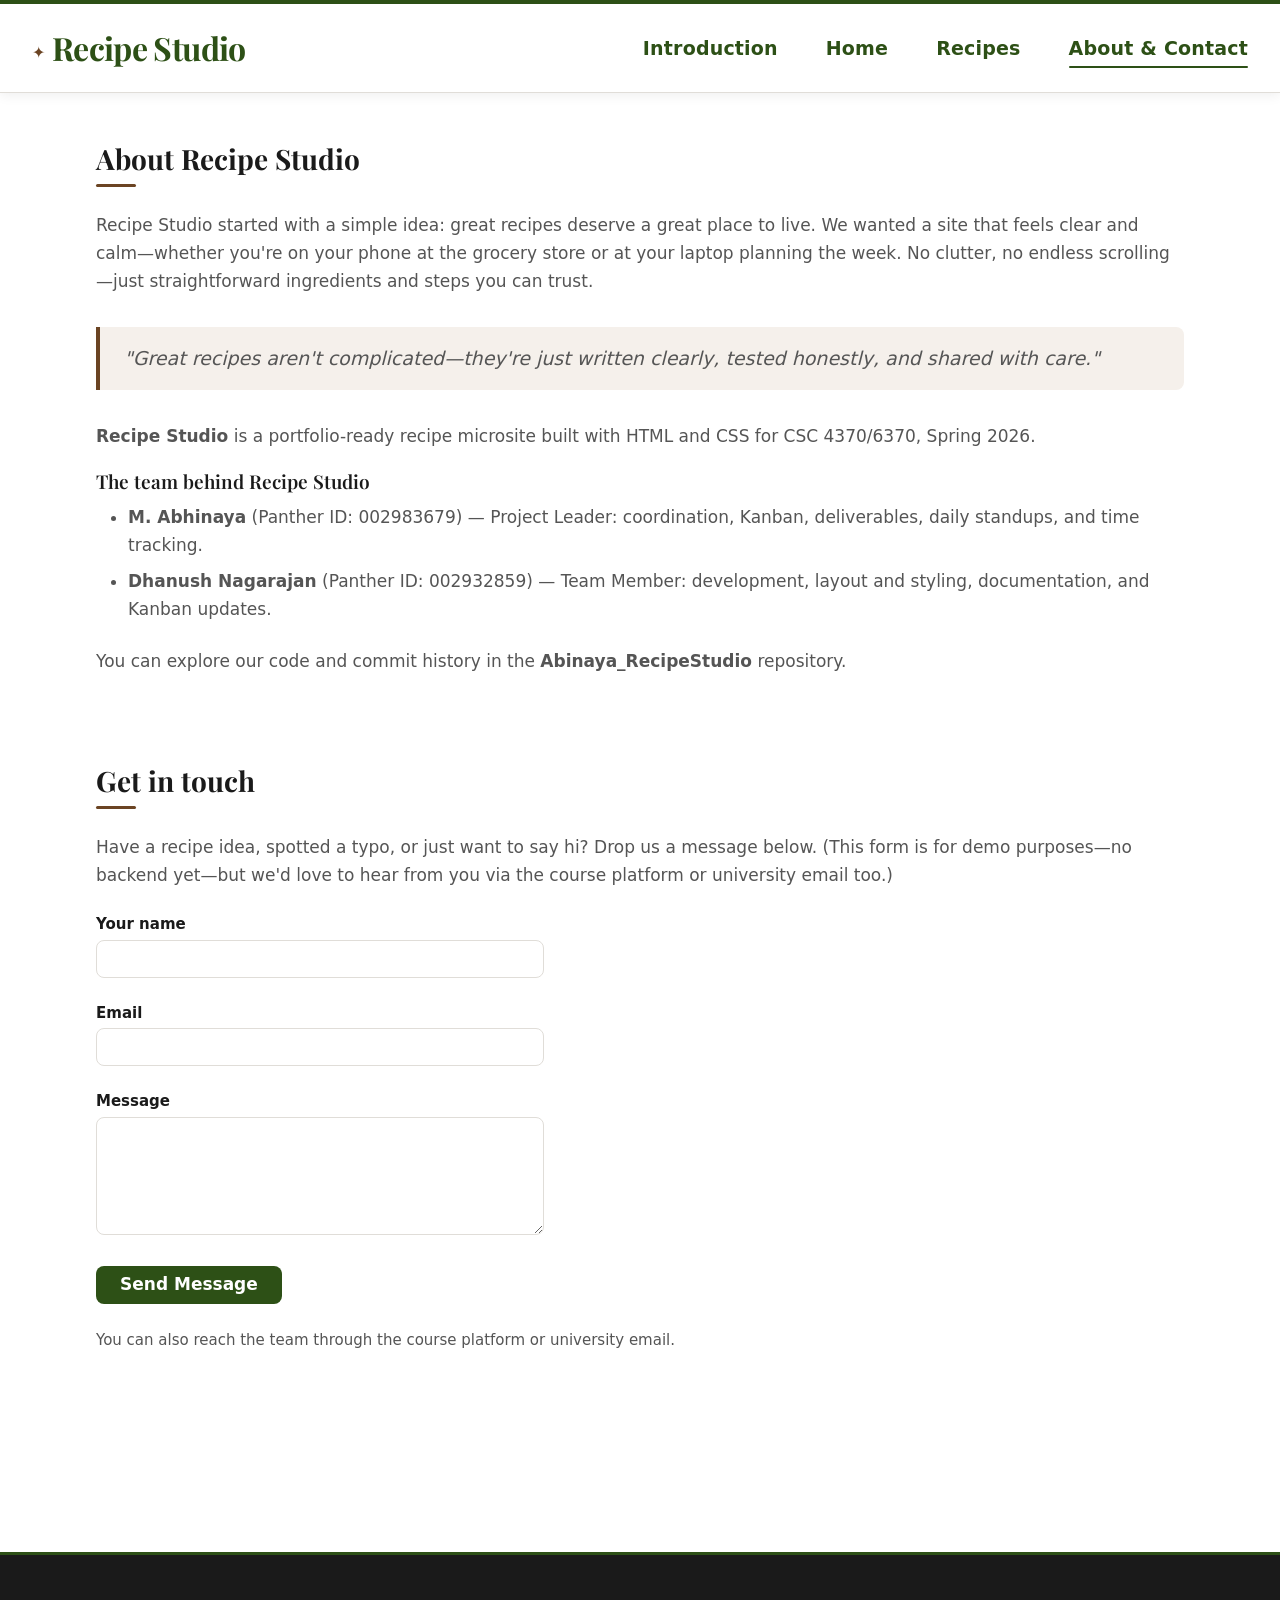
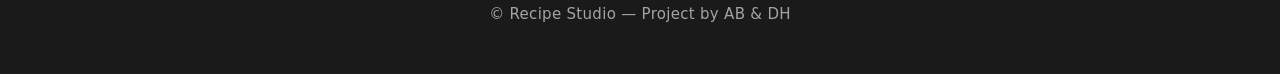
<file: about.html>
<!DOCTYPE html>
<html lang="en">
<head>
  <meta charset="UTF-8">
  <meta name="viewport" content="width=device-width, initial-scale=1.0">
  <title>Recipe Studio | About & Contact</title>
  <link rel="stylesheet" href="css/base.css">
  <link rel="stylesheet" href="css/components.css">
</head>
<body>
  <a href="#main-content" class="skip-link">Skip to main content</a>

  <header class="site-header">
    <h1 class="site-title">Recipe Studio</h1>
    <nav class="main-nav" aria-label="Main navigation">
      <ul>
        <li><a href="intro.html">Introduction</a></li>
        <li><a href="index.html">Home</a></li>
        <li><a href="recipes.html">Recipes</a></li>
        <li><a href="about.html" aria-current="page">About &amp; Contact</a></li>
      </ul>
    </nav>
  </header>

  <main id="main-content">
    <section class="about" aria-labelledby="about-heading">
      <h2 id="about-heading">About Recipe Studio</h2>
      <p>Recipe Studio started with a simple idea: great recipes deserve a great place to live. We wanted a site that feels clear and calm—whether you're on your phone at the grocery store or at your laptop planning the week. No clutter, no endless scrolling—just straightforward ingredients and steps you can trust.</p>

      <blockquote class="pull-quote">
        "Great recipes aren't complicated—they're just written clearly, tested honestly, and shared with care."
      </blockquote>

      <p class="project-one-liner"><strong>Recipe Studio</strong> is a portfolio-ready recipe microsite built with HTML and CSS for CSC 4370/6370, Spring 2026.</p>
      <h3 id="team-heading">The team behind Recipe Studio</h3>
      <ul class="team-list" aria-labelledby="team-heading">
        <li><strong>M. Abhinaya</strong> (Panther ID: 002983679) — Project Leader: coordination, Kanban, deliverables, daily standups, and time tracking.</li>
        <li><strong>Dhanush Nagarajan</strong> (Panther ID: 002932859) — Team Member: development, layout and styling, documentation, and Kanban updates.</li>
      </ul>

      <p>You can explore our code and commit history in the <strong>Abinaya_RecipeStudio</strong> repository.</p>
    </section>

    <section class="contact" aria-labelledby="contact-heading">
      <h2 id="contact-heading">Get in touch</h2>
      <p>Have a recipe idea, spotted a typo, or just want to say hi? Drop us a message below. (This form is for demo purposes—no backend yet—but we'd love to hear from you via the course platform or university email too.)</p>

      <form class="contact-form" action="#" method="get" aria-labelledby="contact-heading">
        <div class="form-group">
          <label for="contact-name">Your name</label>
          <input type="text" id="contact-name" name="name" required autocomplete="name">
        </div>
        <div class="form-group">
          <label for="contact-email">Email</label>
          <input type="email" id="contact-email" name="email" required autocomplete="email">
        </div>
        <div class="form-group">
          <label for="contact-message">Message</label>
          <textarea id="contact-message" name="message" rows="5" required></textarea>
        </div>
        <button type="submit" class="btn btn-primary">Send Message</button>
      </form>

      <p class="contact-note">You can also reach the team through the course platform or university email.</p>
    </section>
  </main>

  <footer class="site-footer">
    <p>&copy; Recipe Studio &mdash; Project by AB &amp; DH</p>
  </footer>
</body>
</html>
</file>
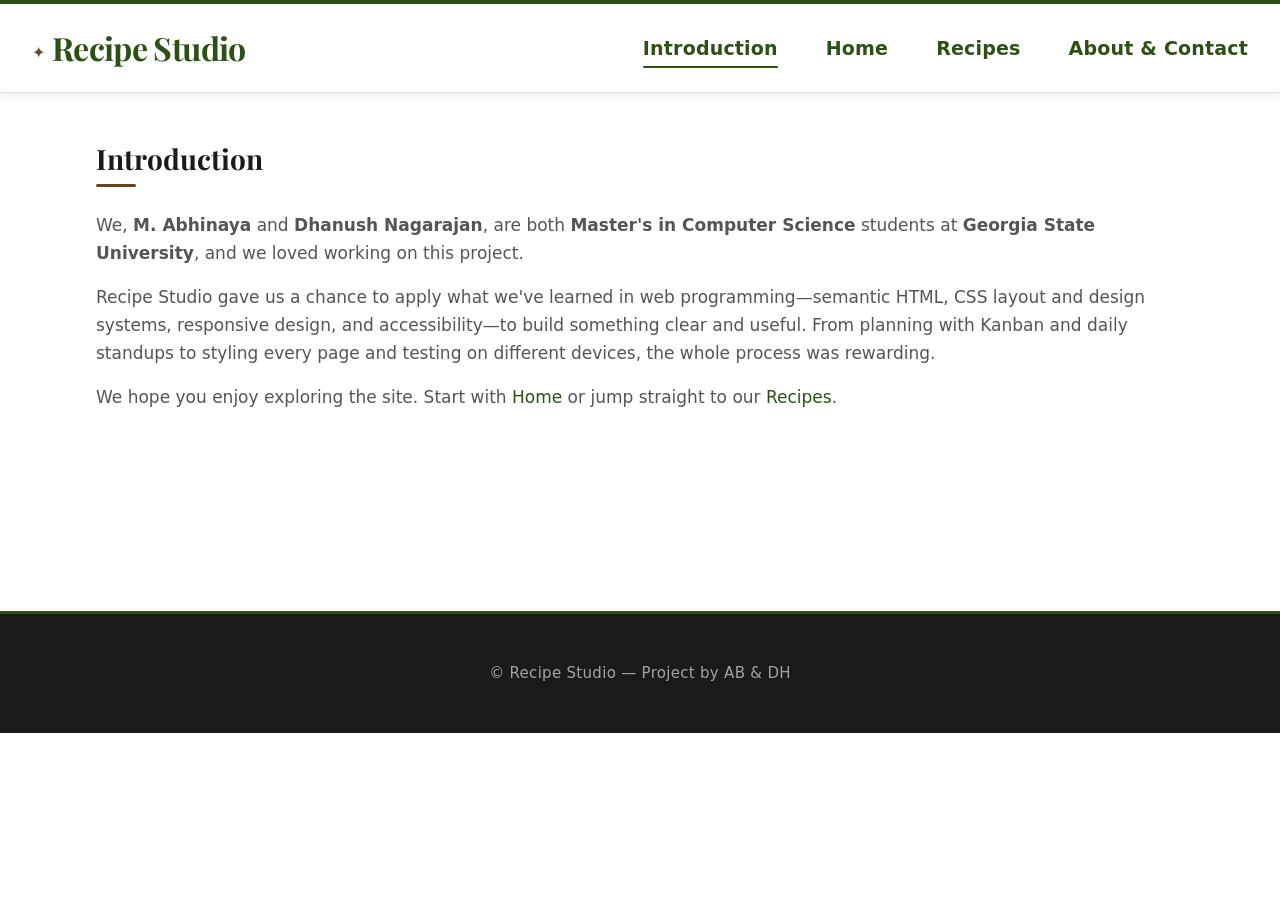
<file: intro.html>
<!DOCTYPE html>
<html lang="en">
<head>
  <meta charset="UTF-8">
  <meta name="viewport" content="width=device-width, initial-scale=1.0">
  <title>Recipe Studio | Introduction</title>
  <link rel="stylesheet" href="css/base.css">
  <link rel="stylesheet" href="css/components.css">
</head>
<body>
  <a href="#main-content" class="skip-link">Skip to main content</a>

  <header class="site-header">
    <h1 class="site-title">Recipe Studio</h1>
    <nav class="main-nav" aria-label="Main navigation">
      <ul>
        <li><a href="intro.html" aria-current="page">Introduction</a></li>
        <li><a href="index.html">Home</a></li>
        <li><a href="recipes.html">Recipes</a></li>
        <li><a href="about.html">About &amp; Contact</a></li>
      </ul>
    </nav>
  </header>

  <main id="main-content">
    <section class="intro-page" aria-labelledby="intro-heading">
      <h2 id="intro-heading">Introduction</h2>
      <p>We, <strong>M. Abhinaya</strong> and <strong>Dhanush Nagarajan</strong>, are both <strong>Master's in Computer Science</strong> students at <strong>Georgia State University</strong>, and we loved working on this project.</p>
      <p>Recipe Studio gave us a chance to apply what we've learned in web programming—semantic HTML, CSS layout and design systems, responsive design, and accessibility—to build something clear and useful. From planning with Kanban and daily standups to styling every page and testing on different devices, the whole process was rewarding.</p>
      <p>We hope you enjoy exploring the site. Start with <a href="index.html">Home</a> or jump straight to our <a href="recipes.html">Recipes</a>.</p>
    </section>
  </main>

  <footer class="site-footer">
    <p>&copy; Recipe Studio &mdash; Project by AB &amp; DH</p>
  </footer>
</body>
</html>
</file>
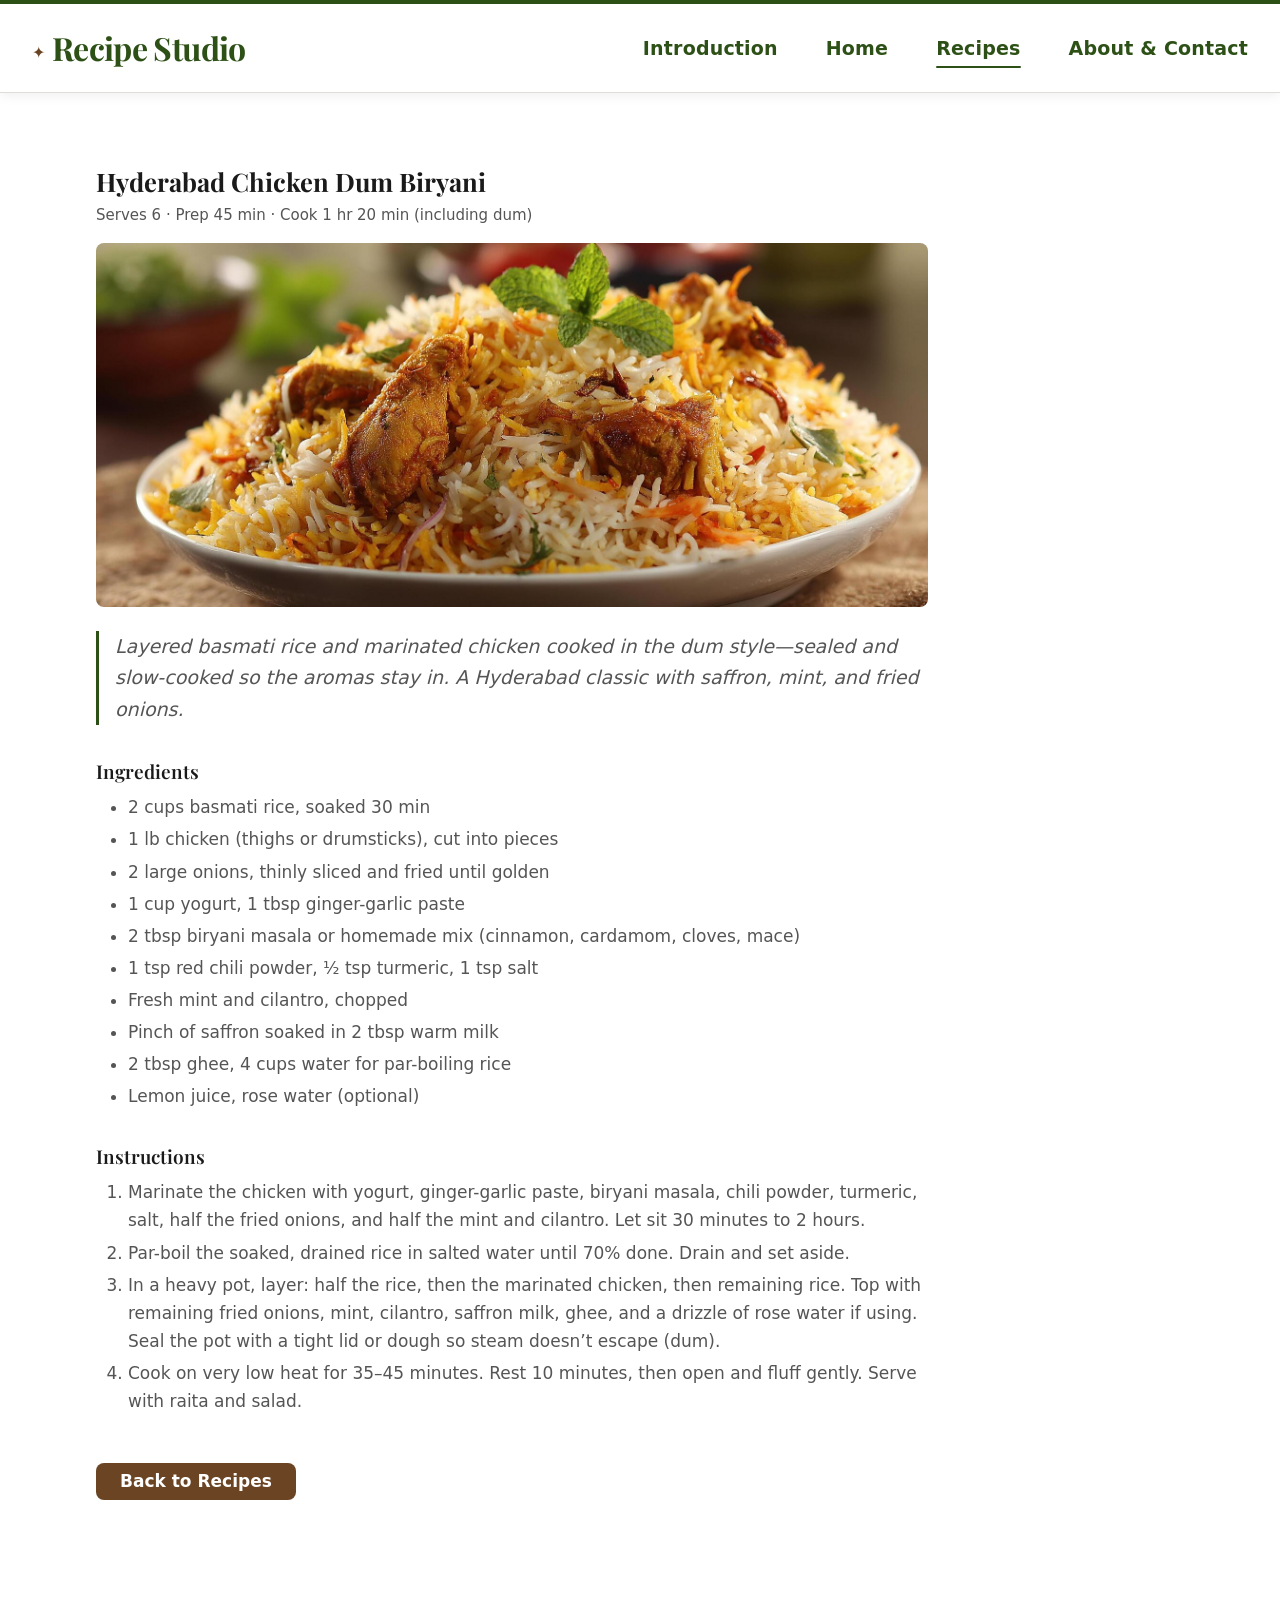
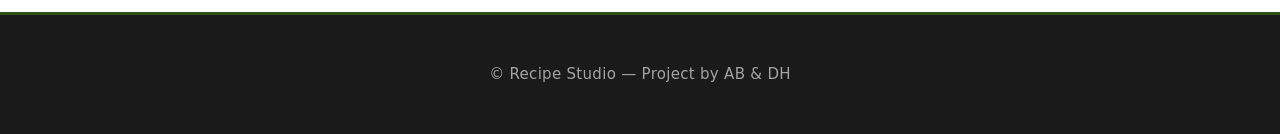
<file: recipe-biryani.html>
<!DOCTYPE html>
<html lang="en">
<head>
  <meta charset="UTF-8">
  <meta name="viewport" content="width=device-width, initial-scale=1.0">
  <title>Recipe Studio | Hyderabad Chicken Dum Biryani</title>
  <link rel="stylesheet" href="css/base.css">
  <link rel="stylesheet" href="css/components.css">
</head>
<body>
  <a href="#main-content" class="skip-link">Skip to main content</a>

  <header class="site-header">
    <h1 class="site-title">Recipe Studio</h1>
    <nav class="main-nav" aria-label="Main navigation">
      <ul>
        <li><a href="intro.html">Introduction</a></li>
        <li><a href="index.html">Home</a></li>
        <li><a href="recipes.html" aria-current="page">Recipes</a></li>
        <li><a href="about.html">About &amp; Contact</a></li>
      </ul>
    </nav>
  </header>

  <main id="main-content">
    <article class="recipe-detail" aria-labelledby="recipe-title">
      <header class="recipe-header">
        <h2 id="recipe-title">Hyderabad Chicken Dum Biryani</h2>
        <p class="recipe-meta">Serves 6 · Prep 45 min · Cook 1 hr 20 min (including dum)</p>
        <img src="images/BIRYANI.JPG" alt="Hyderabad chicken dum biryani with fragrant rice and spices." class="recipe-hero-image">
      </header>

      <p class="recipe-intro">Layered basmati rice and marinated chicken cooked in the dum style—sealed and slow-cooked so the aromas stay in. A Hyderabad classic with saffron, mint, and fried onions.</p>

      <section class="ingredients" aria-labelledby="ingredients-heading">
        <h3 id="ingredients-heading">Ingredients</h3>
        <ul>
          <li>2 cups basmati rice, soaked 30 min</li>
          <li>1 lb chicken (thighs or drumsticks), cut into pieces</li>
          <li>2 large onions, thinly sliced and fried until golden</li>
          <li>1 cup yogurt, 1 tbsp ginger-garlic paste</li>
          <li>2 tbsp biryani masala or homemade mix (cinnamon, cardamom, cloves, mace)</li>
          <li>1 tsp red chili powder, ½ tsp turmeric, 1 tsp salt</li>
          <li>Fresh mint and cilantro, chopped</li>
          <li>Pinch of saffron soaked in 2 tbsp warm milk</li>
          <li>2 tbsp ghee, 4 cups water for par-boiling rice</li>
          <li>Lemon juice, rose water (optional)</li>
        </ul>
      </section>

      <section class="instructions" aria-labelledby="instructions-heading">
        <h3 id="instructions-heading">Instructions</h3>
        <ol>
          <li>Marinate the chicken with yogurt, ginger-garlic paste, biryani masala, chili powder, turmeric, salt, half the fried onions, and half the mint and cilantro. Let sit 30 minutes to 2 hours.</li>
          <li>Par-boil the soaked, drained rice in salted water until 70% done. Drain and set aside.</li>
          <li>In a heavy pot, layer: half the rice, then the marinated chicken, then remaining rice. Top with remaining fried onions, mint, cilantro, saffron milk, ghee, and a drizzle of rose water if using. Seal the pot with a tight lid or dough so steam doesn’t escape (dum).</li>
          <li>Cook on very low heat for 35–45 minutes. Rest 10 minutes, then open and fluff gently. Serve with raita and salad.</li>
        </ol>
      </section>

      <p class="back-link"><a href="recipes.html" class="btn btn-secondary">Back to Recipes</a></p>
    </article>
  </main>

  <footer class="site-footer">
    <p>&copy; Recipe Studio &mdash; Project by AB &amp; DH</p>
  </footer>
</body>
</html>
</file>
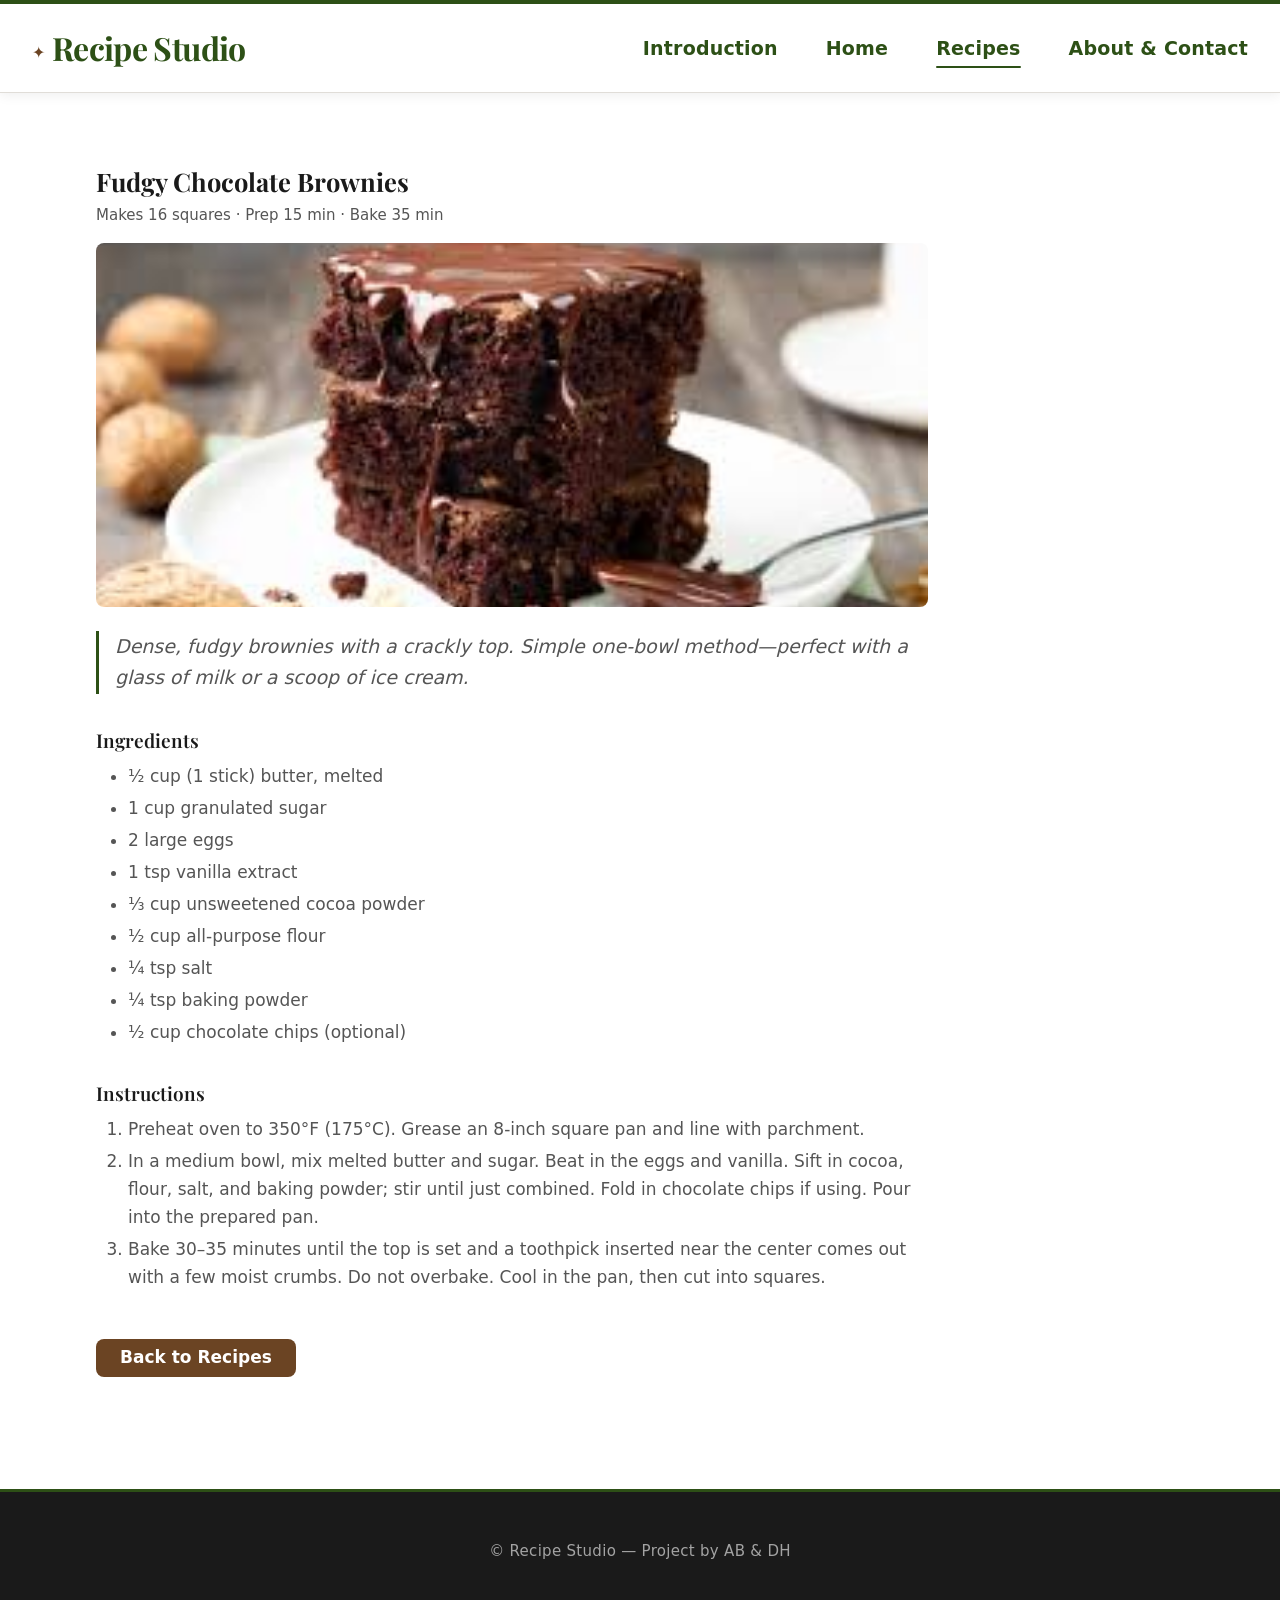
<file: recipe-brownie.html>
<!DOCTYPE html>
<html lang="en">
<head>
  <meta charset="UTF-8">
  <meta name="viewport" content="width=device-width, initial-scale=1.0">
  <title>Recipe Studio | Fudgy Chocolate Brownies</title>
  <link rel="stylesheet" href="css/base.css">
  <link rel="stylesheet" href="css/components.css">
</head>
<body>
  <a href="#main-content" class="skip-link">Skip to main content</a>

  <header class="site-header">
    <h1 class="site-title">Recipe Studio</h1>
    <nav class="main-nav" aria-label="Main navigation">
      <ul>
        <li><a href="intro.html">Introduction</a></li>
        <li><a href="index.html">Home</a></li>
        <li><a href="recipes.html" aria-current="page">Recipes</a></li>
        <li><a href="about.html">About &amp; Contact</a></li>
      </ul>
    </nav>
  </header>

  <main id="main-content">
    <article class="recipe-detail" aria-labelledby="recipe-title">
      <header class="recipe-header">
        <h2 id="recipe-title">Fudgy Chocolate Brownies</h2>
        <p class="recipe-meta">Makes 16 squares · Prep 15 min · Bake 35 min</p>
        <img src="images/brownie.jpg" alt="Fudgy chocolate brownies on a plate." class="recipe-hero-image">
      </header>

      <p class="recipe-intro">Dense, fudgy brownies with a crackly top. Simple one-bowl method—perfect with a glass of milk or a scoop of ice cream.</p>

      <section class="ingredients" aria-labelledby="ingredients-heading">
        <h3 id="ingredients-heading">Ingredients</h3>
        <ul>
          <li>½ cup (1 stick) butter, melted</li>
          <li>1 cup granulated sugar</li>
          <li>2 large eggs</li>
          <li>1 tsp vanilla extract</li>
          <li>⅓ cup unsweetened cocoa powder</li>
          <li>½ cup all-purpose flour</li>
          <li>¼ tsp salt</li>
          <li>¼ tsp baking powder</li>
          <li>½ cup chocolate chips (optional)</li>
        </ul>
      </section>

      <section class="instructions" aria-labelledby="instructions-heading">
        <h3 id="instructions-heading">Instructions</h3>
        <ol>
          <li>Preheat oven to 350°F (175°C). Grease an 8-inch square pan and line with parchment.</li>
          <li>In a medium bowl, mix melted butter and sugar. Beat in the eggs and vanilla. Sift in cocoa, flour, salt, and baking powder; stir until just combined. Fold in chocolate chips if using. Pour into the prepared pan.</li>
          <li>Bake 30–35 minutes until the top is set and a toothpick inserted near the center comes out with a few moist crumbs. Do not overbake. Cool in the pan, then cut into squares.</li>
        </ol>
      </section>

      <p class="back-link"><a href="recipes.html" class="btn btn-secondary">Back to Recipes</a></p>
    </article>
  </main>

  <footer class="site-footer">
    <p>&copy; Recipe Studio &mdash; Project by AB &amp; DH</p>
  </footer>
</body>
</html>
</file>
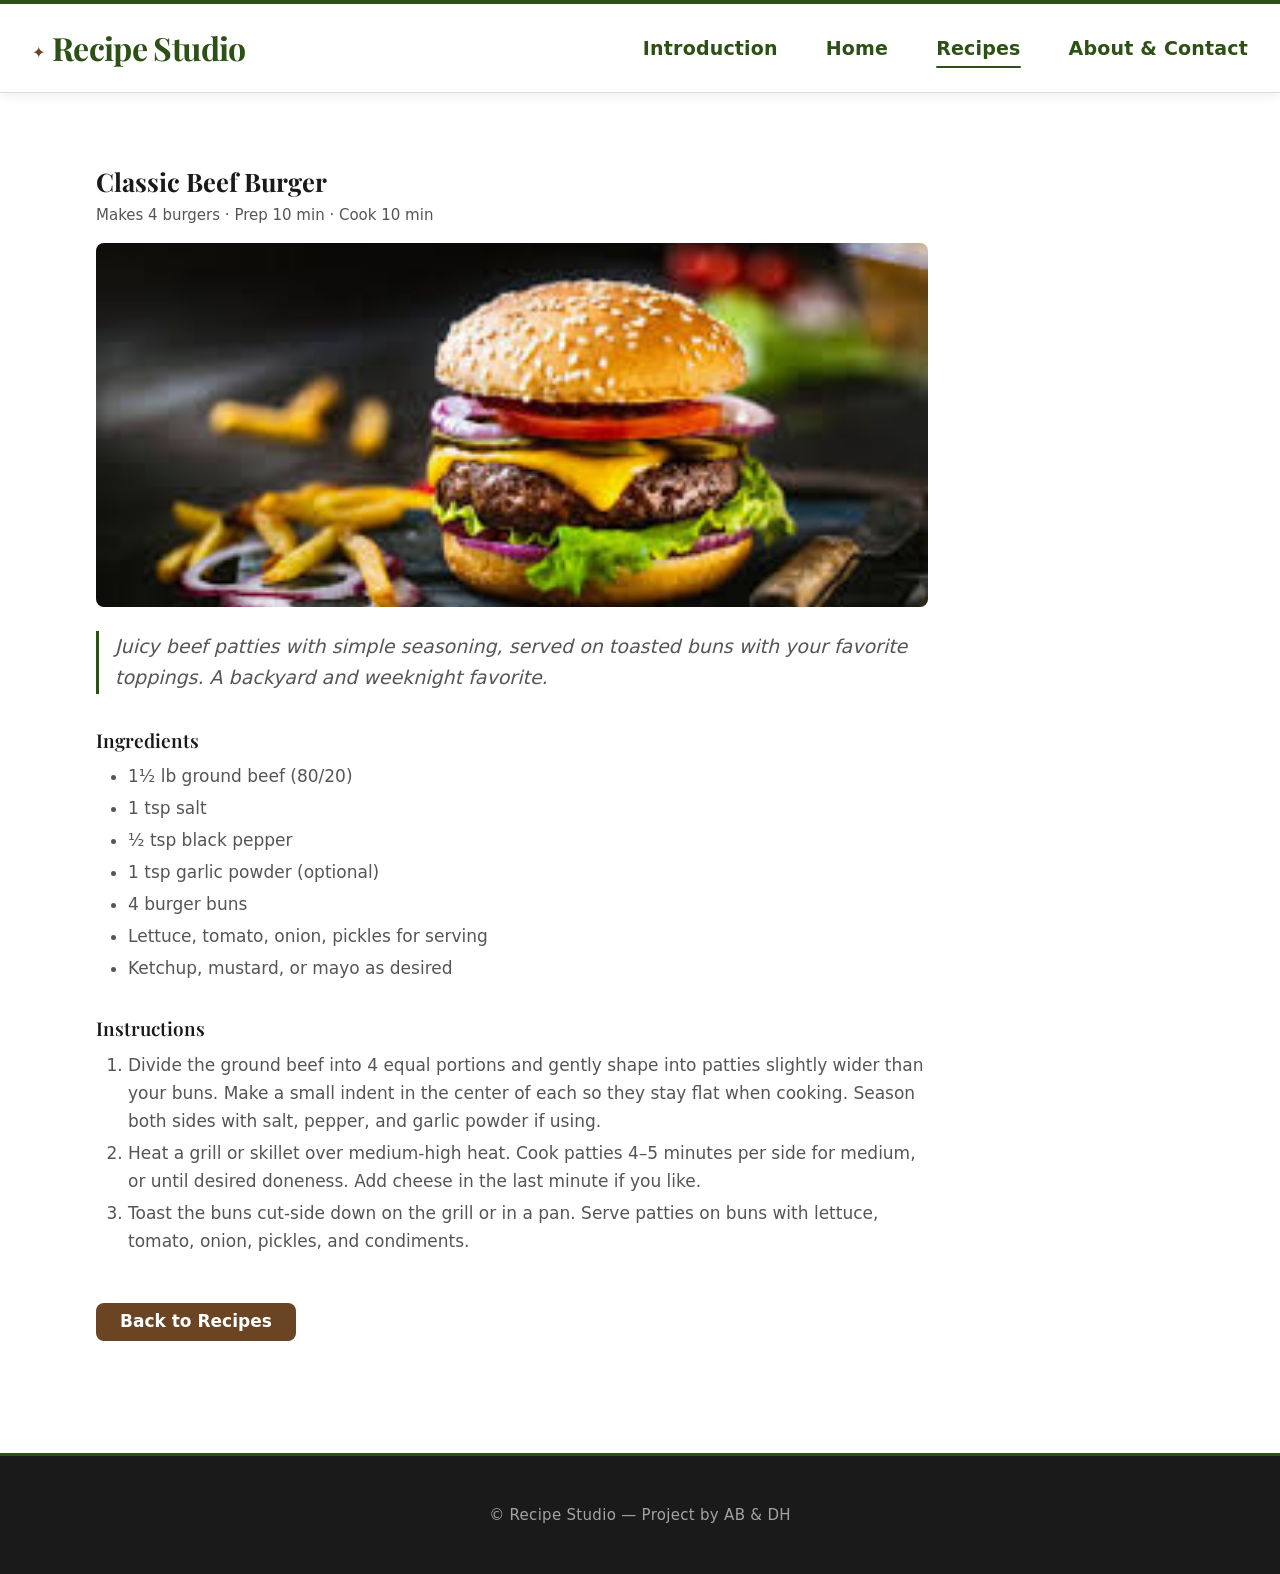
<file: recipe-burger.html>
<!DOCTYPE html>
<html lang="en">
<head>
  <meta charset="UTF-8">
  <meta name="viewport" content="width=device-width, initial-scale=1.0">
  <title>Recipe Studio | Classic Beef Burger</title>
  <link rel="stylesheet" href="css/base.css">
  <link rel="stylesheet" href="css/components.css">
</head>
<body>
  <a href="#main-content" class="skip-link">Skip to main content</a>

  <header class="site-header">
    <h1 class="site-title">Recipe Studio</h1>
    <nav class="main-nav" aria-label="Main navigation">
      <ul>
        <li><a href="intro.html">Introduction</a></li>
        <li><a href="index.html">Home</a></li>
        <li><a href="recipes.html" aria-current="page">Recipes</a></li>
        <li><a href="about.html">About &amp; Contact</a></li>
      </ul>
    </nav>
  </header>

  <main id="main-content">
    <article class="recipe-detail" aria-labelledby="recipe-title">
      <header class="recipe-header">
        <h2 id="recipe-title">Classic Beef Burger</h2>
        <p class="recipe-meta">Makes 4 burgers · Prep 10 min · Cook 10 min</p>
        <img src="images/burger.jpg" alt="Classic beef burger with lettuce and tomato." class="recipe-hero-image">
      </header>

      <p class="recipe-intro">Juicy beef patties with simple seasoning, served on toasted buns with your favorite toppings. A backyard and weeknight favorite.</p>

      <section class="ingredients" aria-labelledby="ingredients-heading">
        <h3 id="ingredients-heading">Ingredients</h3>
        <ul>
          <li>1½ lb ground beef (80/20)</li>
          <li>1 tsp salt</li>
          <li>½ tsp black pepper</li>
          <li>1 tsp garlic powder (optional)</li>
          <li>4 burger buns</li>
          <li>Lettuce, tomato, onion, pickles for serving</li>
          <li>Ketchup, mustard, or mayo as desired</li>
        </ul>
      </section>

      <section class="instructions" aria-labelledby="instructions-heading">
        <h3 id="instructions-heading">Instructions</h3>
        <ol>
          <li>Divide the ground beef into 4 equal portions and gently shape into patties slightly wider than your buns. Make a small indent in the center of each so they stay flat when cooking. Season both sides with salt, pepper, and garlic powder if using.</li>
          <li>Heat a grill or skillet over medium-high heat. Cook patties 4–5 minutes per side for medium, or until desired doneness. Add cheese in the last minute if you like.</li>
          <li>Toast the buns cut-side down on the grill or in a pan. Serve patties on buns with lettuce, tomato, onion, pickles, and condiments.</li>
        </ol>
      </section>

      <p class="back-link"><a href="recipes.html" class="btn btn-secondary">Back to Recipes</a></p>
    </article>
  </main>

  <footer class="site-footer">
    <p>&copy; Recipe Studio &mdash; Project by AB &amp; DH</p>
  </footer>
</body>
</html>
</file>
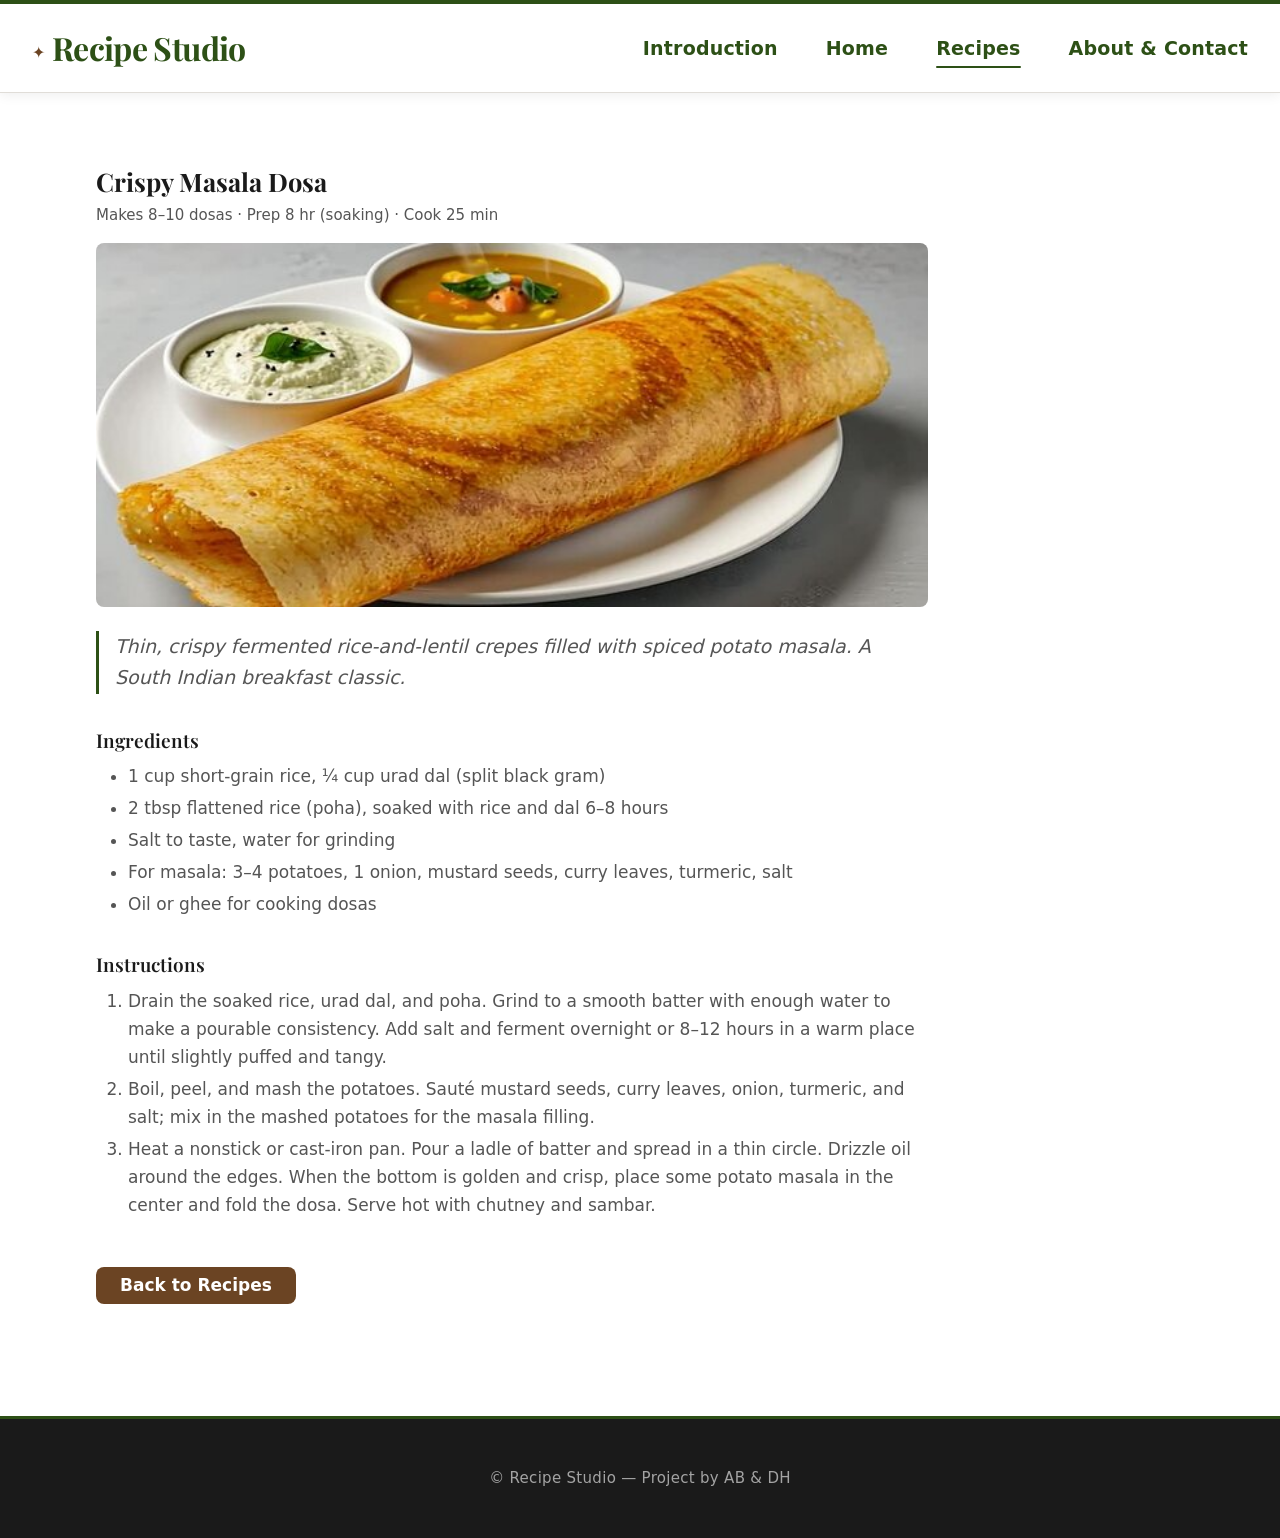
<file: recipe-dosa.html>
<!DOCTYPE html>
<html lang="en">
<head>
  <meta charset="UTF-8">
  <meta name="viewport" content="width=device-width, initial-scale=1.0">
  <title>Recipe Studio | Crispy Masala Dosa</title>
  <link rel="stylesheet" href="css/base.css">
  <link rel="stylesheet" href="css/components.css">
</head>
<body>
  <a href="#main-content" class="skip-link">Skip to main content</a>

  <header class="site-header">
    <h1 class="site-title">Recipe Studio</h1>
    <nav class="main-nav" aria-label="Main navigation">
      <ul>
        <li><a href="intro.html">Introduction</a></li>
        <li><a href="index.html">Home</a></li>
        <li><a href="recipes.html" aria-current="page">Recipes</a></li>
        <li><a href="about.html">About &amp; Contact</a></li>
      </ul>
    </nav>
  </header>

  <main id="main-content">
    <article class="recipe-detail" aria-labelledby="recipe-title">
      <header class="recipe-header">
        <h2 id="recipe-title">Crispy Masala Dosa</h2>
        <p class="recipe-meta">Makes 8–10 dosas · Prep 8 hr (soaking) · Cook 25 min</p>
        <img src="images/dosa.jpg" alt="Crispy masala dosa with potato filling." class="recipe-hero-image">
      </header>

      <p class="recipe-intro">Thin, crispy fermented rice-and-lentil crepes filled with spiced potato masala. A South Indian breakfast classic.</p>

      <section class="ingredients" aria-labelledby="ingredients-heading">
        <h3 id="ingredients-heading">Ingredients</h3>
        <ul>
          <li>1 cup short-grain rice, ¼ cup urad dal (split black gram)</li>
          <li>2 tbsp flattened rice (poha), soaked with rice and dal 6–8 hours</li>
          <li>Salt to taste, water for grinding</li>
          <li>For masala: 3–4 potatoes, 1 onion, mustard seeds, curry leaves, turmeric, salt</li>
          <li>Oil or ghee for cooking dosas</li>
        </ul>
      </section>

      <section class="instructions" aria-labelledby="instructions-heading">
        <h3 id="instructions-heading">Instructions</h3>
        <ol>
          <li>Drain the soaked rice, urad dal, and poha. Grind to a smooth batter with enough water to make a pourable consistency. Add salt and ferment overnight or 8–12 hours in a warm place until slightly puffed and tangy.</li>
          <li>Boil, peel, and mash the potatoes. Sauté mustard seeds, curry leaves, onion, turmeric, and salt; mix in the mashed potatoes for the masala filling.</li>
          <li>Heat a nonstick or cast-iron pan. Pour a ladle of batter and spread in a thin circle. Drizzle oil around the edges. When the bottom is golden and crisp, place some potato masala in the center and fold the dosa. Serve hot with chutney and sambar.</li>
        </ol>
      </section>

      <p class="back-link"><a href="recipes.html" class="btn btn-secondary">Back to Recipes</a></p>
    </article>
  </main>

  <footer class="site-footer">
    <p>&copy; Recipe Studio &mdash; Project by AB &amp; DH</p>
  </footer>
</body>
</html>
</file>
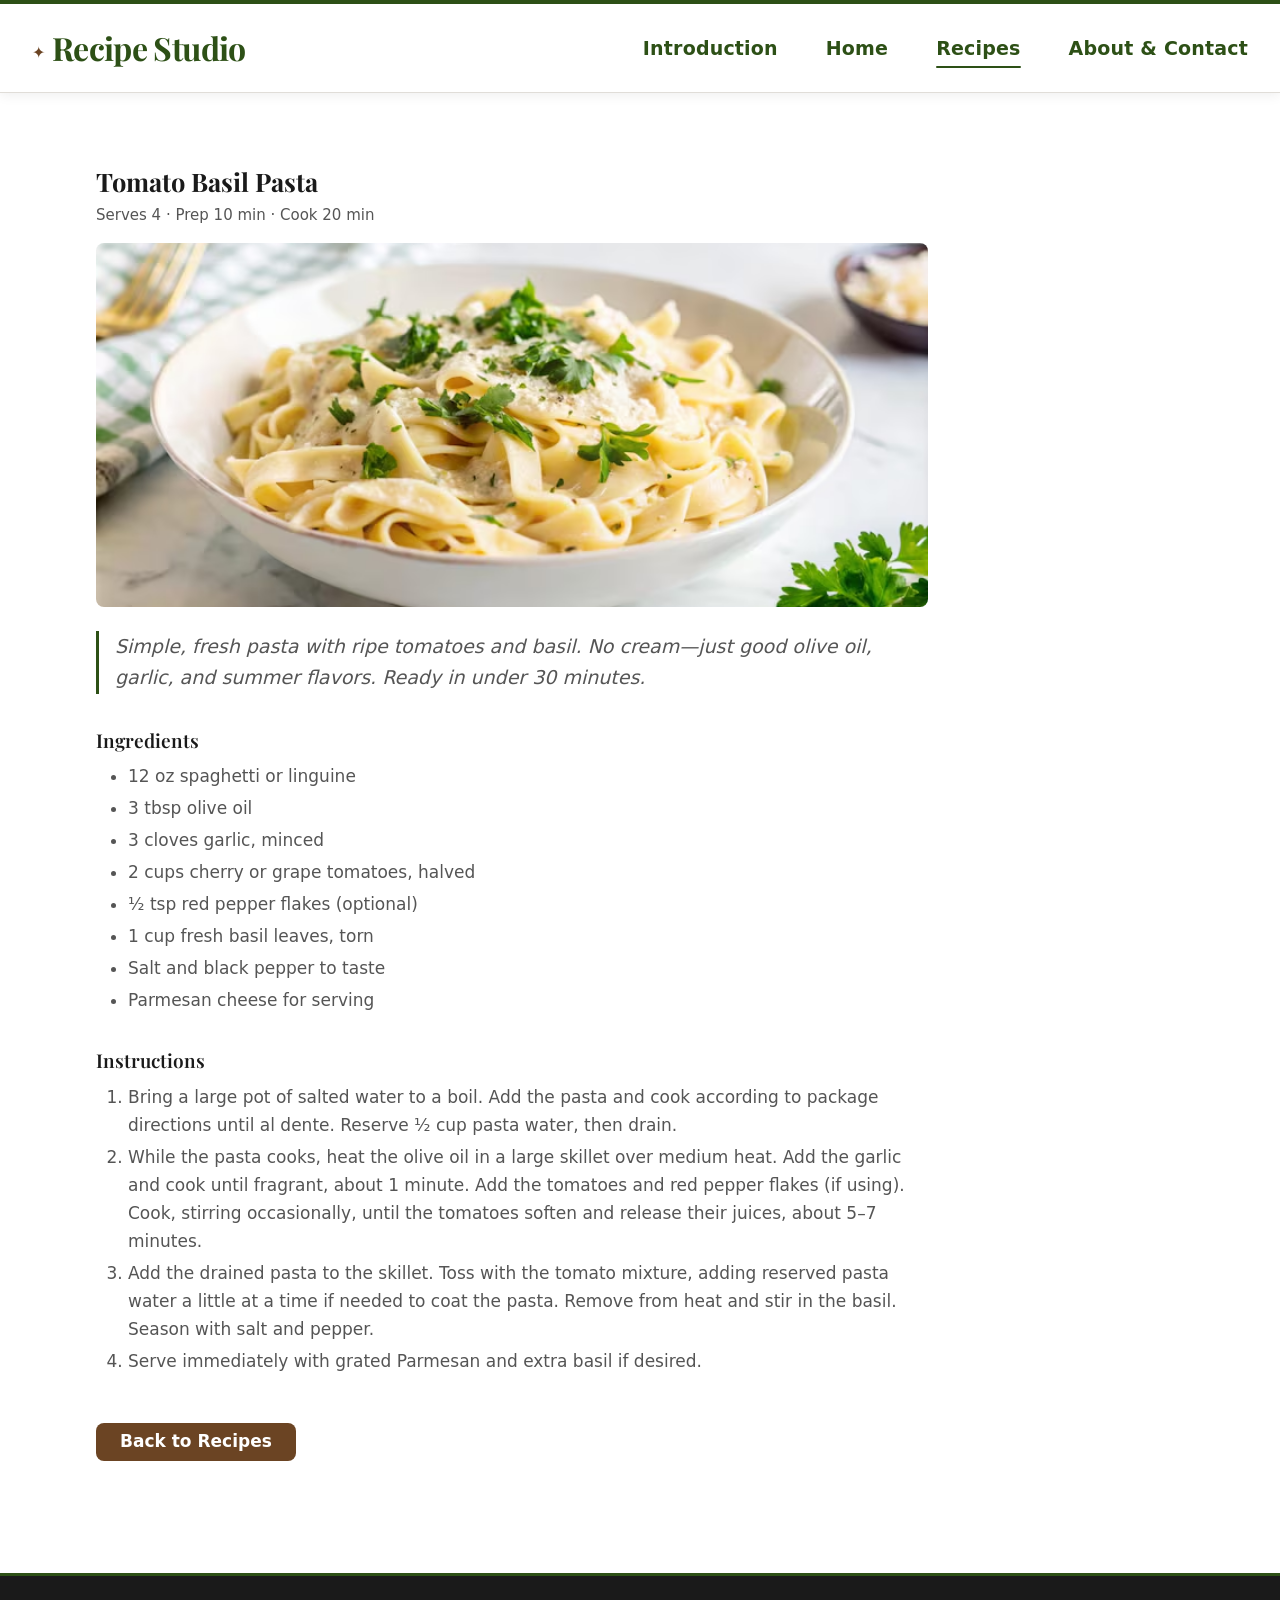
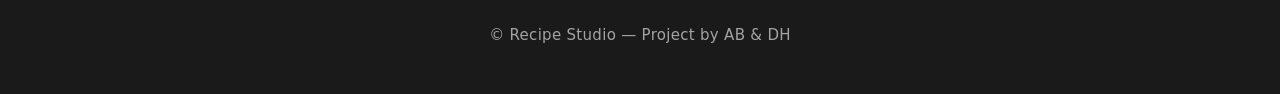
<file: recipe-pasta.html>
<!DOCTYPE html>
<html lang="en">
<head>
  <meta charset="UTF-8">
  <meta name="viewport" content="width=device-width, initial-scale=1.0">
  <title>Recipe Studio | Tomato Basil Pasta</title>
  <link rel="stylesheet" href="css/base.css">
  <link rel="stylesheet" href="css/components.css">
</head>
<body>
  <a href="#main-content" class="skip-link">Skip to main content</a>

  <header class="site-header">
    <h1 class="site-title">Recipe Studio</h1>
    <nav class="main-nav" aria-label="Main navigation">
      <ul>
        <li><a href="intro.html">Introduction</a></li>
        <li><a href="index.html">Home</a></li>
        <li><a href="recipes.html" aria-current="page">Recipes</a></li>
        <li><a href="about.html">About &amp; Contact</a></li>
      </ul>
    </nav>
  </header>

  <main id="main-content">
    <article class="recipe-detail" aria-labelledby="recipe-title">
      <header class="recipe-header">
        <h2 id="recipe-title">Tomato Basil Pasta</h2>
        <p class="recipe-meta">Serves 4 · Prep 10 min · Cook 20 min</p>
        <img src="images/pasta.jpg" alt="Tomato basil pasta in a white bowl." class="recipe-hero-image">
      </header>

      <p class="recipe-intro">Simple, fresh pasta with ripe tomatoes and basil. No cream—just good olive oil, garlic, and summer flavors. Ready in under 30 minutes.</p>

      <section class="ingredients" aria-labelledby="ingredients-heading">
        <h3 id="ingredients-heading">Ingredients</h3>
        <ul>
          <li>12 oz spaghetti or linguine</li>
          <li>3 tbsp olive oil</li>
          <li>3 cloves garlic, minced</li>
          <li>2 cups cherry or grape tomatoes, halved</li>
          <li>½ tsp red pepper flakes (optional)</li>
          <li>1 cup fresh basil leaves, torn</li>
          <li>Salt and black pepper to taste</li>
          <li>Parmesan cheese for serving</li>
        </ul>
      </section>

      <section class="instructions" aria-labelledby="instructions-heading">
        <h3 id="instructions-heading">Instructions</h3>
        <ol>
          <li>Bring a large pot of salted water to a boil. Add the pasta and cook according to package directions until al dente. Reserve ½ cup pasta water, then drain.</li>
          <li>While the pasta cooks, heat the olive oil in a large skillet over medium heat. Add the garlic and cook until fragrant, about 1 minute. Add the tomatoes and red pepper flakes (if using). Cook, stirring occasionally, until the tomatoes soften and release their juices, about 5–7 minutes.</li>
          <li>Add the drained pasta to the skillet. Toss with the tomato mixture, adding reserved pasta water a little at a time if needed to coat the pasta. Remove from heat and stir in the basil. Season with salt and pepper.</li>
          <li>Serve immediately with grated Parmesan and extra basil if desired.</li>
        </ol>
      </section>

      <p class="back-link"><a href="recipes.html" class="btn btn-secondary">Back to Recipes</a></p>
    </article>
  </main>

  <footer class="site-footer">
    <p>&copy; Recipe Studio &mdash; Project by AB &amp; DH</p>
  </footer>
</body>
</html>
</file>
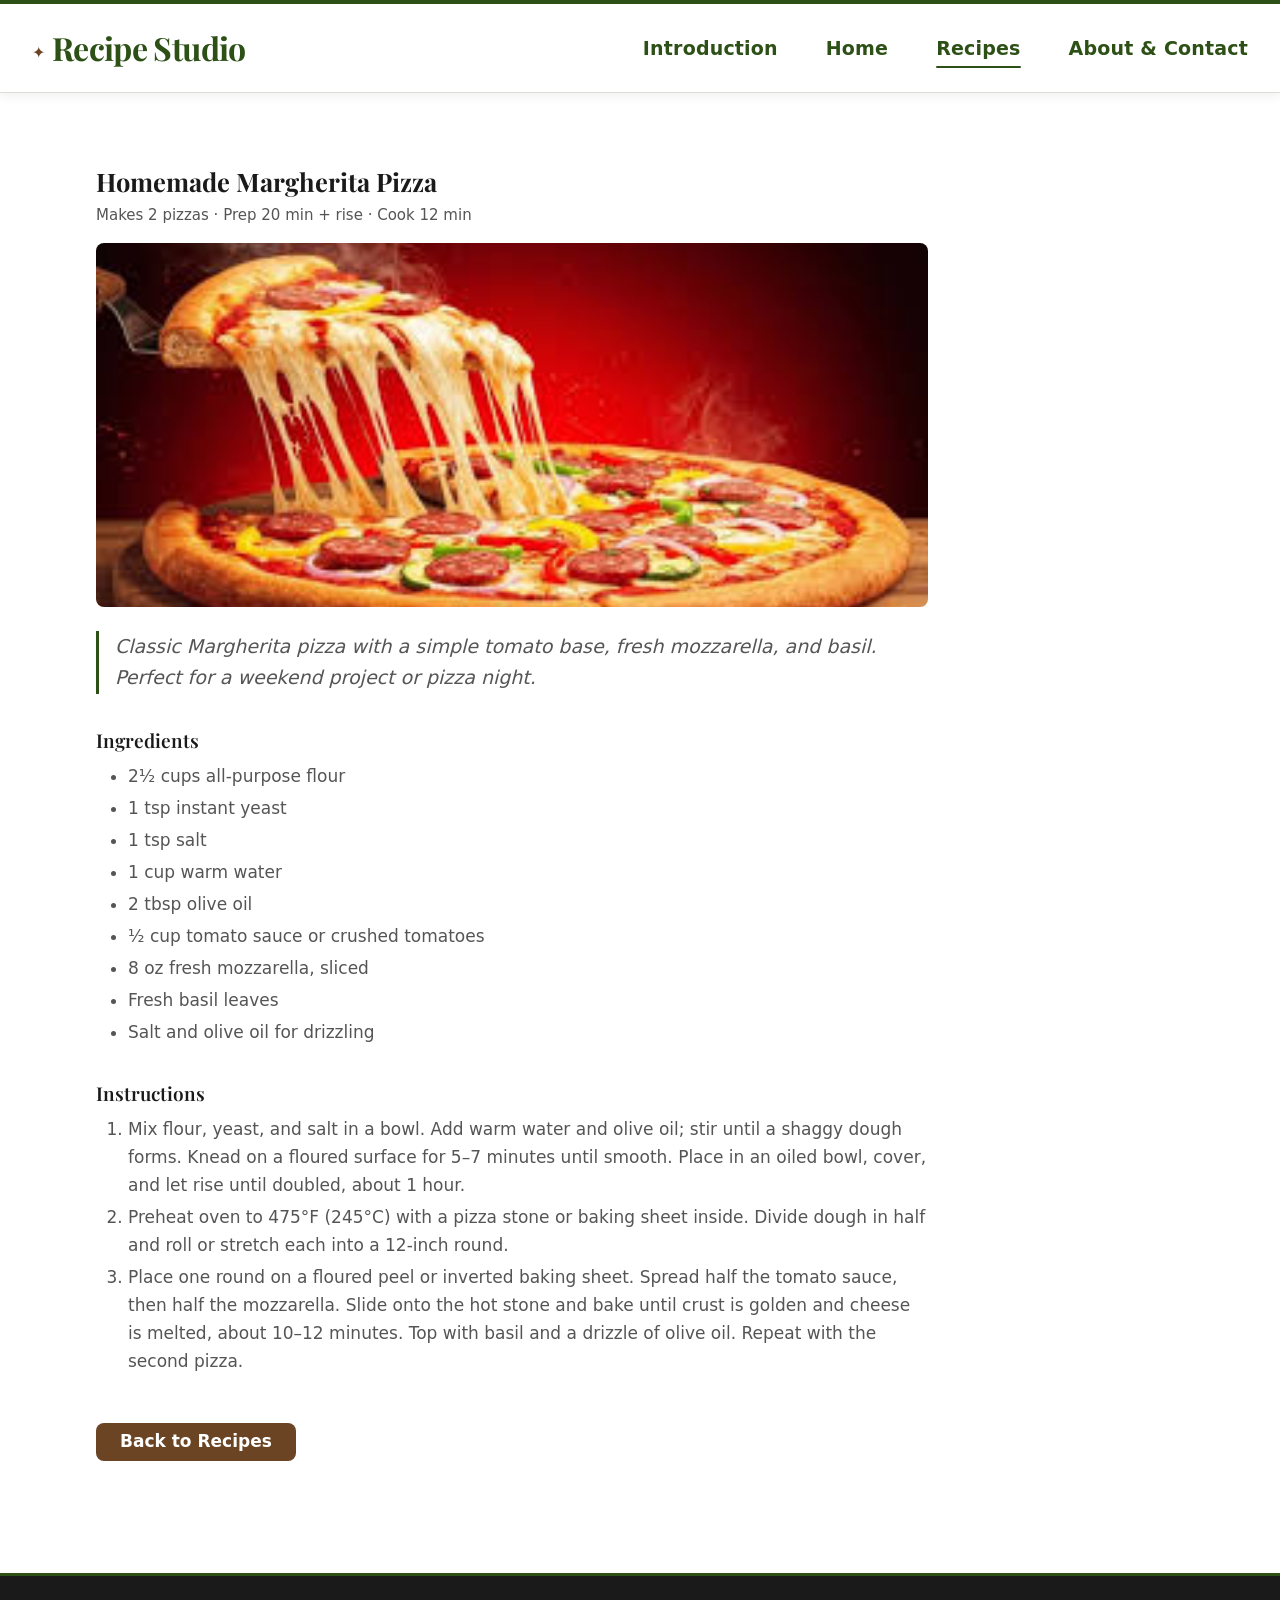
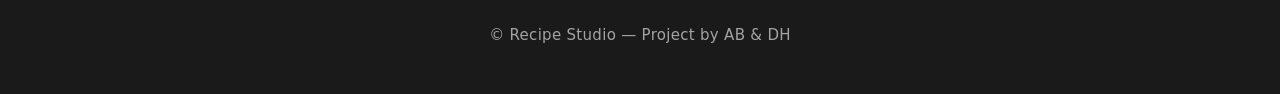
<file: recipe-pizza.html>
<!DOCTYPE html>
<html lang="en">
<head>
  <meta charset="UTF-8">
  <meta name="viewport" content="width=device-width, initial-scale=1.0">
  <title>Recipe Studio | Homemade Margherita Pizza</title>
  <link rel="stylesheet" href="css/base.css">
  <link rel="stylesheet" href="css/components.css">
</head>
<body>
  <a href="#main-content" class="skip-link">Skip to main content</a>

  <header class="site-header">
    <h1 class="site-title">Recipe Studio</h1>
    <nav class="main-nav" aria-label="Main navigation">
      <ul>
        <li><a href="intro.html">Introduction</a></li>
        <li><a href="index.html">Home</a></li>
        <li><a href="recipes.html" aria-current="page">Recipes</a></li>
        <li><a href="about.html">About &amp; Contact</a></li>
      </ul>
    </nav>
  </header>

  <main id="main-content">
    <article class="recipe-detail" aria-labelledby="recipe-title">
      <header class="recipe-header">
        <h2 id="recipe-title">Homemade Margherita Pizza</h2>
        <p class="recipe-meta">Makes 2 pizzas · Prep 20 min + rise · Cook 12 min</p>
        <img src="images/pizza.jpg" alt="Margherita pizza with tomato, mozzarella, and basil." class="recipe-hero-image">
      </header>

      <p class="recipe-intro">Classic Margherita pizza with a simple tomato base, fresh mozzarella, and basil. Perfect for a weekend project or pizza night.</p>

      <section class="ingredients" aria-labelledby="ingredients-heading">
        <h3 id="ingredients-heading">Ingredients</h3>
        <ul>
          <li>2½ cups all-purpose flour</li>
          <li>1 tsp instant yeast</li>
          <li>1 tsp salt</li>
          <li>1 cup warm water</li>
          <li>2 tbsp olive oil</li>
          <li>½ cup tomato sauce or crushed tomatoes</li>
          <li>8 oz fresh mozzarella, sliced</li>
          <li>Fresh basil leaves</li>
          <li>Salt and olive oil for drizzling</li>
        </ul>
      </section>

      <section class="instructions" aria-labelledby="instructions-heading">
        <h3 id="instructions-heading">Instructions</h3>
        <ol>
          <li>Mix flour, yeast, and salt in a bowl. Add warm water and olive oil; stir until a shaggy dough forms. Knead on a floured surface for 5–7 minutes until smooth. Place in an oiled bowl, cover, and let rise until doubled, about 1 hour.</li>
          <li>Preheat oven to 475°F (245°C) with a pizza stone or baking sheet inside. Divide dough in half and roll or stretch each into a 12-inch round.</li>
          <li>Place one round on a floured peel or inverted baking sheet. Spread half the tomato sauce, then half the mozzarella. Slide onto the hot stone and bake until crust is golden and cheese is melted, about 10–12 minutes. Top with basil and a drizzle of olive oil. Repeat with the second pizza.</li>
        </ol>
      </section>

      <p class="back-link"><a href="recipes.html" class="btn btn-secondary">Back to Recipes</a></p>
    </article>
  </main>

  <footer class="site-footer">
    <p>&copy; Recipe Studio &mdash; Project by AB &amp; DH</p>
  </footer>
</body>
</html>
</file>
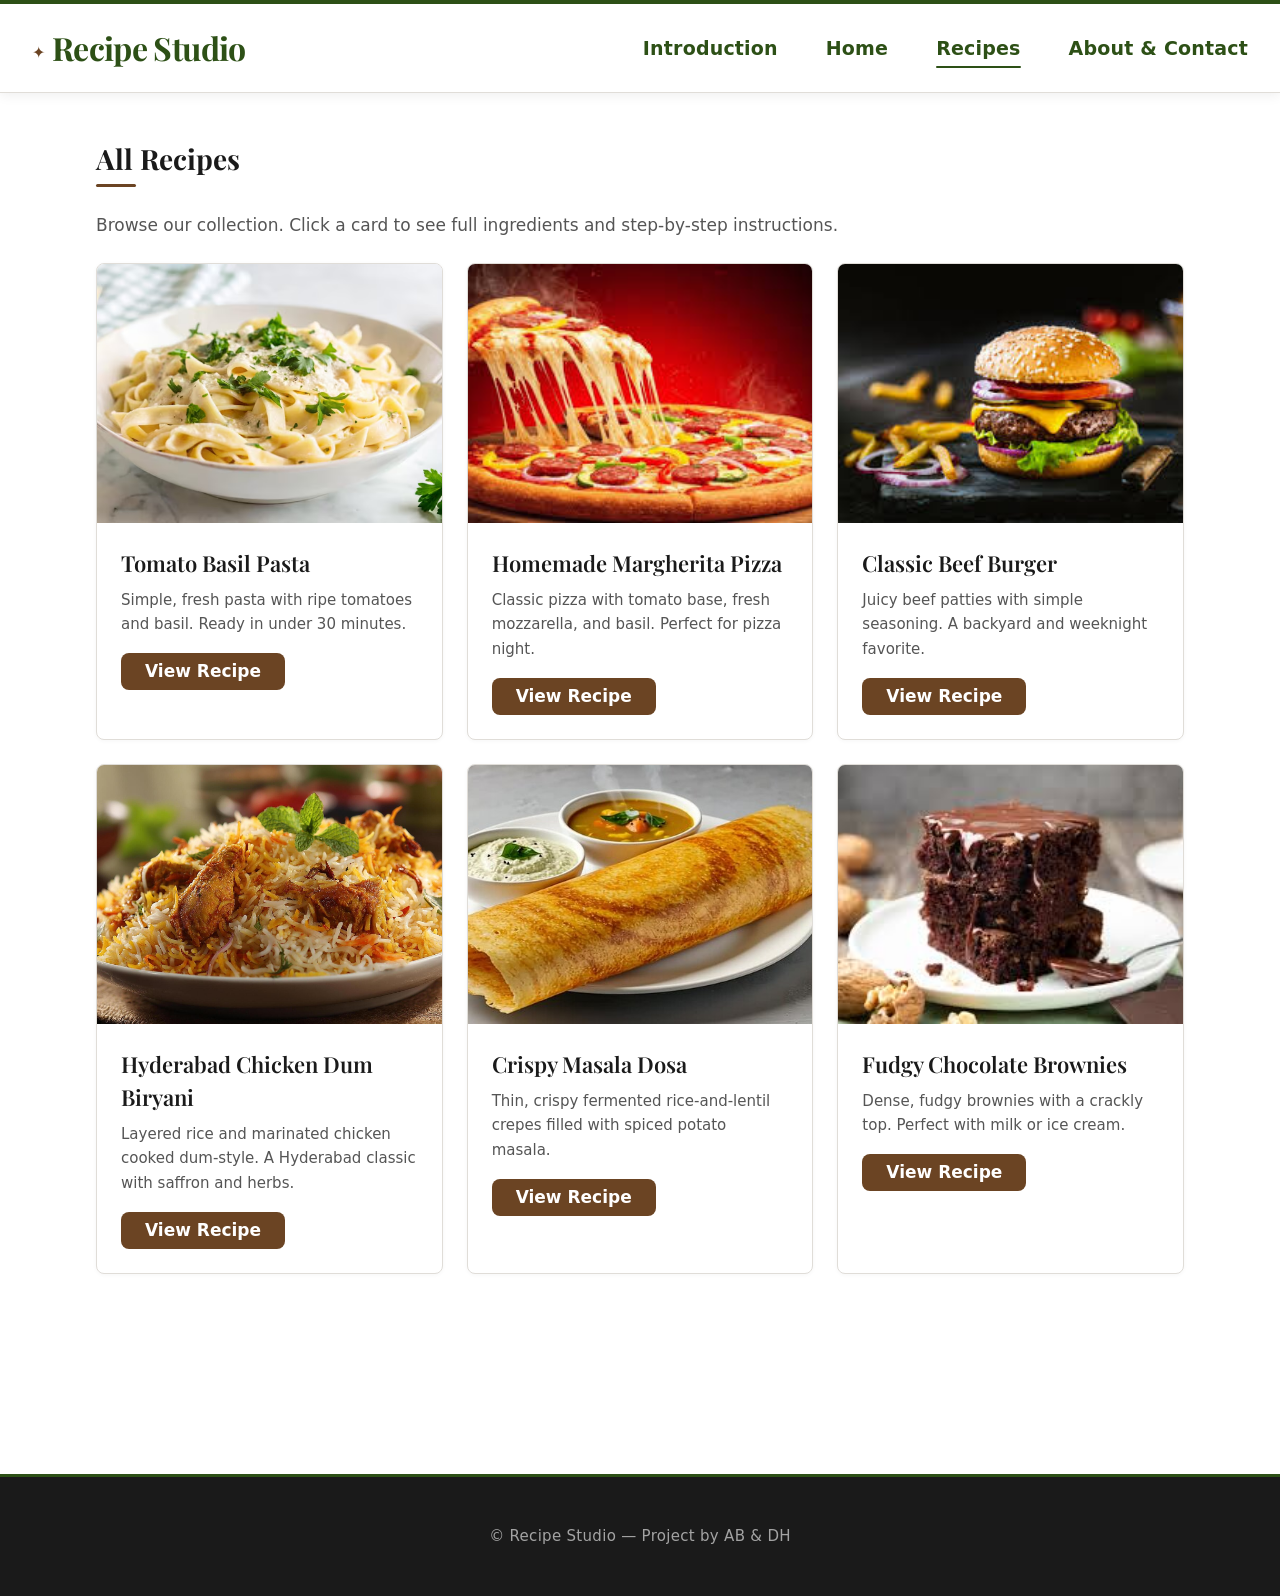
<file: recipes.html>
<!DOCTYPE html>
<html lang="en">
<head>
  <meta charset="UTF-8">
  <meta name="viewport" content="width=device-width, initial-scale=1.0">
  <title>Recipe Studio | Recipes</title>
  <link rel="stylesheet" href="css/base.css">
  <link rel="stylesheet" href="css/components.css">
</head>
<body>
  <a href="#main-content" class="skip-link">Skip to main content</a>

  <header class="site-header">
    <h1 class="site-title">Recipe Studio</h1>
    <nav class="main-nav" aria-label="Main navigation">
      <ul>
        <li><a href="intro.html">Introduction</a></li>
        <li><a href="index.html">Home</a></li>
        <li><a href="recipes.html" aria-current="page">Recipes</a></li>
        <li><a href="about.html">About &amp; Contact</a></li>
      </ul>
    </nav>
  </header>

  <main id="main-content">
    <section class="recipes-list" aria-labelledby="recipes-heading">
      <h2 id="recipes-heading">All Recipes</h2>
      <p class="section-intro">Browse our collection. Click a card to see full ingredients and step-by-step instructions.</p>

      <div class="card-grid recipe-grid">
        <article class="card recipe-card">
          <img src="images/pasta.jpg" alt="Tomato basil pasta in a white bowl." class="card-image">
          <div class="card-content">
            <h3 class="card-title">Tomato Basil Pasta</h3>
            <p class="card-description">Simple, fresh pasta with ripe tomatoes and basil. Ready in under 30 minutes.</p>
            <a href="recipe-pasta.html" class="btn btn-secondary">View Recipe</a>
          </div>
        </article>

        <article class="card recipe-card">
          <img src="images/pizza.jpg" alt="Margherita pizza with tomato, mozzarella, and basil." class="card-image">
          <div class="card-content">
            <h3 class="card-title">Homemade Margherita Pizza</h3>
            <p class="card-description">Classic pizza with tomato base, fresh mozzarella, and basil. Perfect for pizza night.</p>
            <a href="recipe-pizza.html" class="btn btn-secondary">View Recipe</a>
          </div>
        </article>

        <article class="card recipe-card">
          <img src="images/burger.jpg" alt="Classic beef burger with lettuce and tomato." class="card-image">
          <div class="card-content">
            <h3 class="card-title">Classic Beef Burger</h3>
            <p class="card-description">Juicy beef patties with simple seasoning. A backyard and weeknight favorite.</p>
            <a href="recipe-burger.html" class="btn btn-secondary">View Recipe</a>
          </div>
        </article>

        <article class="card recipe-card">
          <img src="images/BIRYANI.JPG" alt="Hyderabad chicken dum biryani with fragrant rice and spices." class="card-image">
          <div class="card-content">
            <h3 class="card-title">Hyderabad Chicken Dum Biryani</h3>
            <p class="card-description">Layered rice and marinated chicken cooked dum-style. A Hyderabad classic with saffron and herbs.</p>
            <a href="recipe-biryani.html" class="btn btn-secondary">View Recipe</a>
          </div>
        </article>

        <article class="card recipe-card">
          <img src="images/dosa.jpg" alt="Crispy masala dosa with potato filling." class="card-image">
          <div class="card-content">
            <h3 class="card-title">Crispy Masala Dosa</h3>
            <p class="card-description">Thin, crispy fermented rice-and-lentil crepes filled with spiced potato masala.</p>
            <a href="recipe-dosa.html" class="btn btn-secondary">View Recipe</a>
          </div>
        </article>

        <article class="card recipe-card">
          <img src="images/brownie.jpg" alt="Fudgy chocolate brownies on a plate." class="card-image">
          <div class="card-content">
            <h3 class="card-title">Fudgy Chocolate Brownies</h3>
            <p class="card-description">Dense, fudgy brownies with a crackly top. Perfect with milk or ice cream.</p>
            <a href="recipe-brownie.html" class="btn btn-secondary">View Recipe</a>
          </div>
        </article>
      </div>
    </section>
  </main>

  <footer class="site-footer">
    <p>&copy; Recipe Studio &mdash; Project by AB &amp; DH</p>
  </footer>
</body>
</html>
</file>
<file: css/base.css>
/* Google Fonts – Playfair Display for elegant headings */
@import url('https://fonts.googleapis.com/css2?family=Playfair+Display:wght@600;700&display=swap');

/* ============================================
   Recipe Studio – Base Styles
   Variables · Reset · Typography · Header · Nav
   Mobile-first, semantic HTML-aligned
   ============================================ */

/* ---------- 1. CSS custom properties ---------- */
:root {
  /* Colors */
  --color-primary: #2d5016;
  --color-primary-hover: #3d6b1f;
  --color-secondary: #6b4423;
  --color-secondary-hover: #8b5a2e;
  --color-background: #ffffff;
  --color-surface: #ffffff;
  --color-text: #1a1a1a;
  --color-text-muted: #555;
  --color-border: #e0ddd8;
  --color-focus: #2d5016;
  --color-focus-ring: rgba(45, 80, 22, 0.4);

  /* Spacing */
  --space-xs: 0.25rem;
  --space-sm: 0.5rem;
  --space-md: 1rem;
  --space-lg: 1.5rem;
  --space-xl: 2rem;
  --space-2xl: 3rem;
  --space-3xl: 4rem;

  /* Typography */
  --font-sans: system-ui, -apple-system, "Segoe UI", Roboto, sans-serif;
  --font-heading: 'Playfair Display', Georgia, serif;
  --font-size-sm: 0.9375rem;
  --font-size-base: 1.0625rem;
  --font-size-lg: 1.1875rem;
  --font-size-xl: 1.375rem;
  --font-size-2xl: 1.75rem;
  --font-size-3xl: 2.5rem;
  --line-height-tight: 1.25;
  --line-height-normal: 1.5;
  --line-height-relaxed: 1.65;

  /* Layout */
  --max-width: 72rem;
  --card-radius: 0.5rem;
  --transition-fast: 0.15s ease;
  --transition-normal: 0.25s ease;
}

/* ---------- 2. Base styles ---------- */
html {
  scroll-behavior: smooth;
}

*,
*::before,
*::after {
  box-sizing: border-box;
}

body {
  margin: 0;
  font-family: var(--font-sans);
  font-size: var(--font-size-base);
  line-height: var(--line-height-normal);
  color: var(--color-text);
  background-color: var(--color-background);
}

/* Apply heading font to all headings */
h1, h2, h3 {
  font-family: var(--font-heading);
}

img {
  max-width: 100%;
  height: auto;
  display: block;
}

a {
  color: var(--color-primary);
  text-decoration: none;
  transition: color var(--transition-fast), outline var(--transition-fast);
}
a:hover {
  color: var(--color-primary-hover);
}
a:focus-visible {
  outline: 2px solid var(--color-focus);
  outline-offset: 2px;
}

/* ---------- 3. Skip link (accessibility) ---------- */
.skip-link {
  position: absolute;
  top: -3.5rem;
  left: var(--space-md);
  padding: var(--space-sm) var(--space-md);
  background: var(--color-text);
  color: var(--color-surface);
  z-index: 100;
  text-decoration: none;
  border-radius: var(--card-radius);
  transition: top var(--transition-normal);
}
.skip-link:focus {
  top: var(--space-md);
}
.skip-link:focus-visible {
  outline: 2px solid var(--color-surface);
  outline-offset: 2px;
}

/* ---------- 4. Layout: header & nav (Flexbox) ---------- */
.site-header {
  background: var(--color-surface);
  border-top: 4px solid var(--color-primary);
  border-bottom: 1px solid var(--color-border);
  padding: var(--space-lg) var(--space-lg);
  box-shadow: 0 2px 12px rgba(0, 0, 0, 0.07);
  position: sticky;
  top: 0;
  z-index: 50;
}

.site-title {
  margin: 0 0 var(--space-md);
  font-size: 1.875rem;
  font-weight: 700;
  line-height: var(--line-height-tight);
  color: var(--color-primary);
  letter-spacing: -0.02em;
}
.site-title::before {
  content: '✦';
  display: inline-block;
  color: var(--color-secondary);
  font-family: var(--font-sans);
  font-size: 0.5em;
  margin-right: 0.45em;
  vertical-align: 0.2em;
}

.main-nav ul {
  margin: 0;
  padding: 0;
  list-style: none;
  display: flex;
  flex-wrap: wrap;
  gap: var(--space-sm) var(--space-xl);
}
.main-nav a {
  display: inline-block;
  padding: var(--space-xs) 0;
  font-weight: 600;
  font-size: var(--font-size-lg);
  letter-spacing: 0.01em;
  position: relative;
  transition: color var(--transition-fast);
}
.main-nav a::after {
  content: '';
  position: absolute;
  bottom: -2px;
  left: 0;
  width: 0;
  height: 2px;
  background: var(--color-primary);
  border-radius: 1px;
  transition: width var(--transition-normal);
}
.main-nav a:hover {
  color: var(--color-primary-hover);
}
.main-nav a:hover::after {
  width: 100%;
}
.main-nav a:focus-visible {
  outline: 2px solid var(--color-focus);
  outline-offset: 2px;
  border-radius: 2px;
}
.main-nav a[aria-current="page"] {
  color: var(--color-primary);
  font-weight: 700;
}
.main-nav a[aria-current="page"]::after {
  width: 100%;
}

/* ---------- 5. Main content area ---------- */
#main-content {
  max-width: var(--max-width);
  margin: 0 auto;
  padding: var(--space-2xl) var(--space-lg);
}

/* Section spacing & headings */
section {
  margin-bottom: 5.5rem;
}
section h2 {
  margin: 0 0 var(--space-lg);
  font-size: var(--font-size-2xl);
  font-weight: 700;
  line-height: var(--line-height-tight);
  color: var(--color-text);
}
section h2::after {
  content: '';
  display: block;
  width: 2.5rem;
  height: 3px;
  background: var(--color-secondary);
  border-radius: 2px;
  margin-top: var(--space-sm);
}
section h3 {
  margin: 0 0 var(--space-sm);
  font-size: var(--font-size-lg);
  font-weight: 600;
  color: var(--color-text);
}
section p {
  margin: 0 0 var(--space-md);
  color: var(--color-text-muted);
  line-height: var(--line-height-relaxed);
}

.section-intro,
.section-cta {
  margin-bottom: var(--space-lg);
}

.section-cta {
  text-align: center;
}

/* ---------- 6. Responsive: header layout ---------- */
@media (min-width: 48rem) {
  .site-header {
    display: flex;
    align-items: center;
    justify-content: space-between;
    padding: var(--space-lg) var(--space-xl);
  }
  .site-title {
    margin: 0;
    font-size: clamp(1.5rem, 2.5vw, 2rem);
  }
  .main-nav ul {
    gap: var(--space-2xl);
  }
}

@media (min-width: 64rem) {
  #main-content {
    padding: var(--space-2xl) var(--space-xl);
  }
}
</file>
<file: css/components.css>
/* ============================================
   Recipe Studio – Components
   Highlights · Hero · Buttons · Cards · Tips
   Recipe Detail · Story Pack · About · Footer
   Animations · Reduced Motion · Breakpoints
   ============================================ */

/* ---------- 1. Highlights bar ---------- */
.highlights-bar {
  display: grid;
  grid-template-columns: 1fr;
  gap: var(--space-lg);
  margin-bottom: var(--space-3xl);
  padding: var(--space-xl) var(--space-xl);
  background: var(--color-surface);
  border-radius: var(--card-radius);
  border: 1px solid var(--color-border);
  box-shadow: 0 2px 8px rgba(0, 0, 0, 0.05);
}
.highlight-item {
  display: flex;
  align-items: flex-start;
  gap: var(--space-md);
}
.highlight-icon {
  font-size: 2rem;
  flex-shrink: 0;
  line-height: 1;
}
.highlight-text strong {
  display: block;
  font-family: var(--font-heading);
  font-size: var(--font-size-lg);
  color: var(--color-text);
  margin-bottom: var(--space-xs);
}
.highlight-text p {
  margin: 0;
  font-size: var(--font-size-sm);
  color: var(--color-text-muted);
  line-height: var(--line-height-relaxed);
}

/* ---------- 2. Hero — full viewport width ---------- */
.hero {
  text-align: center;
  padding: 9rem var(--space-xl);
  background:
    linear-gradient(to bottom, rgba(10, 30, 3, 0.65) 0%, rgba(20, 52, 7, 0.82) 100%),
    url('images/pasta.jpg') center center / cover no-repeat;
  border-radius: 0;
  margin-bottom: 0;
  border: none;
  box-shadow: none;
}
.hero h2 {
  font-size: var(--font-size-3xl);
  margin-bottom: var(--space-sm);
  color: #ffffff;
  text-shadow: 0 2px 12px rgba(0, 0, 0, 0.35);
}
/* Remove accent line — doesn't fit centered image hero */
.hero h2::after {
  display: none;
}
.hero-tagline {
  margin-bottom: var(--space-xl);
  font-size: var(--font-size-lg);
  color: rgba(255, 255, 255, 0.88);
  max-width: 36rem;
  margin-left: auto;
  margin-right: auto;
}
.hero .btn-primary {
  background: #ffffff;
  color: var(--color-primary);
  padding: var(--space-md) var(--space-2xl);
  font-size: var(--font-size-lg);
  border-radius: 2rem;
  box-shadow: 0 4px 16px rgba(0, 0, 0, 0.25);
}
.hero .btn-primary:hover {
  background: #f0f7eb;
  color: var(--color-primary-hover);
  box-shadow: 0 6px 20px rgba(0, 0, 0, 0.3);
}

/* ---------- 3. Buttons (reusable) ---------- */
.btn {
  display: inline-block;
  padding: var(--space-sm) var(--space-lg);
  font-family: inherit;
  font-size: var(--font-size-base);
  font-weight: 600;
  line-height: 1.25;
  text-align: center;
  border: none;
  border-radius: var(--card-radius);
  transition: background-color var(--transition-normal), color var(--transition-normal), transform var(--transition-fast), box-shadow var(--transition-fast);
}
.btn:focus-visible {
  outline: 2px solid var(--color-focus);
  outline-offset: 2px;
}
.btn-primary {
  background-color: var(--color-primary);
  color: var(--color-surface);
}
.btn-primary:hover {
  background-color: var(--color-primary-hover);
}
.btn-primary:focus-visible {
  box-shadow: 0 0 0 4px var(--color-focus-ring);
}
.btn-secondary {
  background-color: var(--color-secondary);
  color: var(--color-surface);
}
.btn-secondary:hover {
  background-color: var(--color-secondary-hover);
}
.btn-secondary:focus-visible {
  box-shadow: 0 0 0 4px rgba(107, 68, 35, 0.4);
}

/* ---------- 4. Card grid (CSS Grid) ---------- */
.card-grid {
  display: grid;
  gap: var(--space-xl);
  grid-template-columns: 1fr;
}

.card {
  background: var(--color-surface);
  border-radius: var(--card-radius);
  overflow: hidden;
  border: 1px solid var(--color-border);
  box-shadow: 0 1px 4px rgba(0, 0, 0, 0.04);
  transition: transform var(--transition-normal), box-shadow var(--transition-normal);
}
.card:hover {
  transform: translateY(-6px);
  box-shadow: 0 12px 32px rgba(0, 0, 0, 0.12);
}
.card:focus-within {
  box-shadow: 0 0 0 2px var(--color-focus-ring);
}

.card-image {
  width: 100%;
  aspect-ratio: 4 / 3;
  object-fit: cover;
  background: var(--color-border);
  transition: transform 0.4s ease;
}
.card:hover .card-image {
  transform: scale(1.05);
}
.card-content {
  padding: var(--space-lg);
}
.card-title {
  margin: 0 0 var(--space-sm);
  font-size: var(--font-size-xl);
  font-weight: 600;
}
.card-description {
  margin: 0 0 var(--space-md);
  font-size: var(--font-size-sm);
  color: var(--color-text-muted);
  line-height: var(--line-height-relaxed);
}

/* ---------- 5. Cooking tips ---------- */
.cooking-tips .tips-list {
  display: grid;
  gap: var(--space-lg);
  grid-template-columns: 1fr;
}
.tip-card {
  padding: var(--space-lg);
  background: linear-gradient(135deg, var(--color-surface) 0%, #f6f9f3 100%);
  border-left: 4px solid var(--color-primary);
  border-radius: var(--card-radius);
  box-shadow: 0 1px 4px rgba(0, 0, 0, 0.04);
  transition: border-color var(--transition-normal), box-shadow var(--transition-fast), transform var(--transition-fast);
}
.tip-card:hover {
  transform: translateY(-2px);
  box-shadow: 0 6px 16px rgba(0, 0, 0, 0.08);
}
.tip-card h3 {
  margin-bottom: var(--space-xs);
}
.tip-card p {
  margin: 0;
  font-size: var(--font-size-sm);
}

/* ---------- 6. Recipe detail page ---------- */
.recipe-detail {
  max-width: 52rem;
}
.recipe-header {
  margin-bottom: var(--space-lg);
}
.recipe-detail .recipe-header h2 {
  margin-bottom: var(--space-xs);
}
.recipe-meta {
  margin: 0 0 var(--space-md);
  font-size: var(--font-size-sm);
  color: var(--color-text-muted);
}
.recipe-hero-image {
  width: 100%;
  aspect-ratio: 16 / 7;
  object-fit: cover;
  border-radius: var(--card-radius);
  margin-top: var(--space-md);
  background: var(--color-border);
}

/* ---------- 7. Story Pack components ---------- */

/* Narrative intro — italic, left-bordered */
.recipe-intro {
  margin-bottom: var(--space-xl);
  font-size: var(--font-size-lg);
  font-style: italic;
  line-height: var(--line-height-relaxed);
  color: var(--color-text-muted);
  border-left: 3px solid var(--color-primary);
  padding-left: var(--space-md);
}

/* Chapter label for section progression */
.chapter-label {
  display: block;
  font-size: var(--font-size-sm);
  font-weight: 600;
  letter-spacing: 0.1em;
  text-transform: uppercase;
  color: var(--color-secondary);
  margin-bottom: var(--space-xs);
}

/* Decorative section divider */
.section-divider {
  display: flex;
  align-items: center;
  gap: var(--space-md);
  margin: 0 0 var(--space-3xl);
  color: var(--color-secondary);
  font-size: var(--font-size-lg);
}
.section-divider::before,
.section-divider::after {
  content: '';
  flex: 1;
  height: 1px;
  background: var(--color-border);
}

/* Pull quote */
.pull-quote {
  margin: var(--space-xl) 0;
  padding: var(--space-md) var(--space-lg);
  border-left: 4px solid var(--color-secondary);
  background: #f5f0eb;
  font-size: var(--font-size-lg);
  font-style: italic;
  color: var(--color-text-muted);
  border-radius: 0 var(--card-radius) var(--card-radius) 0;
  line-height: var(--line-height-relaxed);
}

/* ---------- 8. Ingredients & instructions ---------- */
.ingredients,
.instructions {
  margin-bottom: var(--space-xl);
}
.ingredients ul,
.instructions ol {
  margin: 0 0 var(--space-md);
  padding-left: var(--space-xl);
  line-height: var(--line-height-relaxed);
  color: var(--color-text-muted);
}
.ingredients li,
.instructions li {
  margin-bottom: var(--space-xs);
}
.instructions ol {
  list-style: decimal;
}

.back-link {
  margin: var(--space-2xl) 0 0;
}

/* ---------- 9. About & contact ---------- */
.about ul.team-list {
  margin: 0 0 var(--space-lg);
  padding-left: var(--space-xl);
  color: var(--color-text-muted);
  line-height: var(--line-height-relaxed);
}
.about .team-list li {
  margin-bottom: var(--space-sm);
}

.contact-form {
  max-width: 28rem;
  margin-top: var(--space-lg);
}
.form-group {
  margin-bottom: var(--space-lg);
}
.form-group label {
  display: block;
  margin-bottom: var(--space-xs);
  font-weight: 600;
  font-size: var(--font-size-sm);
}
.form-group input,
.form-group textarea {
  width: 100%;
  padding: var(--space-sm) var(--space-md);
  font-family: inherit;
  font-size: var(--font-size-base);
  border: 1px solid var(--color-border);
  border-radius: var(--card-radius);
  background: var(--color-surface);
  transition: border-color var(--transition-fast), box-shadow var(--transition-fast);
}
.form-group input:focus,
.form-group textarea:focus {
  outline: none;
  border-color: var(--color-primary);
  box-shadow: 0 0 0 3px var(--color-focus-ring);
}
.form-group textarea {
  resize: vertical;
  min-height: 6rem;
}
.contact-note {
  margin-top: var(--space-lg);
  font-size: var(--font-size-sm);
  color: var(--color-text-muted);
}

/* ---------- 10. Footer ---------- */
.site-footer {
  margin-top: var(--space-3xl);
  padding: var(--space-2xl) var(--space-lg);
  text-align: center;
  font-size: var(--font-size-sm);
  border-top: 3px solid var(--color-primary);
  background: #1a1a1a;
  color: rgba(255, 255, 255, 0.6);
}
.site-footer p {
  margin: 0;
  letter-spacing: 0.02em;
}

/* ---------- 11. Animations ---------- */

/* Animation 1: Card hover lift (defined on .card above) */

/* Animation 2: Button subtle scale on hover */
.btn:hover {
  transform: scale(1.02);
}
.btn:active {
  transform: scale(0.98);
}

/* Animation 3: Fade-in for main content on load */
@keyframes fadeIn {
  from {
    opacity: 0;
    transform: translateY(8px);
  }
  to {
    opacity: 1;
    transform: translateY(0);
  }
}
#main-content {
  animation: fadeIn 0.5s ease-out;
}

/* Animation 4: Image zoom on card hover (defined on .card-image above) */

/* Animation 5: Nav underline slide (defined on .main-nav a::after above) */

/* Animation 6: Tip card lift on hover (defined on .tip-card above) */

/* ---------- 12. Reduced motion (accessibility) ---------- */
@media (prefers-reduced-motion: reduce) {
  *,
  *::before,
  *::after {
    animation-duration: 0.01ms !important;
    animation-iteration-count: 1 !important;
    transition-duration: 0.01ms !important;
  }
  .card:hover {
    transform: none;
  }
  .card:hover .card-image {
    transform: none;
  }
  .tip-card:hover {
    transform: none;
  }
  .btn:hover,
  .btn:active {
    transform: none;
  }
}

/* ---------- 13. Responsive breakpoints (mobile-first) ---------- */
@media (min-width: 36rem) {
  .highlights-bar {
    grid-template-columns: repeat(3, 1fr);
  }
  .card-grid {
    grid-template-columns: repeat(2, 1fr);
  }
  .cooking-tips .tips-list {
    grid-template-columns: repeat(2, 1fr);
  }
}

@media (min-width: 48rem) {
  .hero h2 {
    font-size: clamp(2rem, 4vw, 3rem);
  }
  .card-grid {
    grid-template-columns: repeat(3, 1fr);
    gap: var(--space-lg);
  }
  .recipe-grid.card-grid {
    grid-template-columns: repeat(2, 1fr);
  }
  .cooking-tips .tips-list {
    grid-template-columns: repeat(4, 1fr);
  }
}

@media (min-width: 64rem) {
  .recipe-grid.card-grid {
    grid-template-columns: repeat(3, 1fr);
  }
}
</file>
